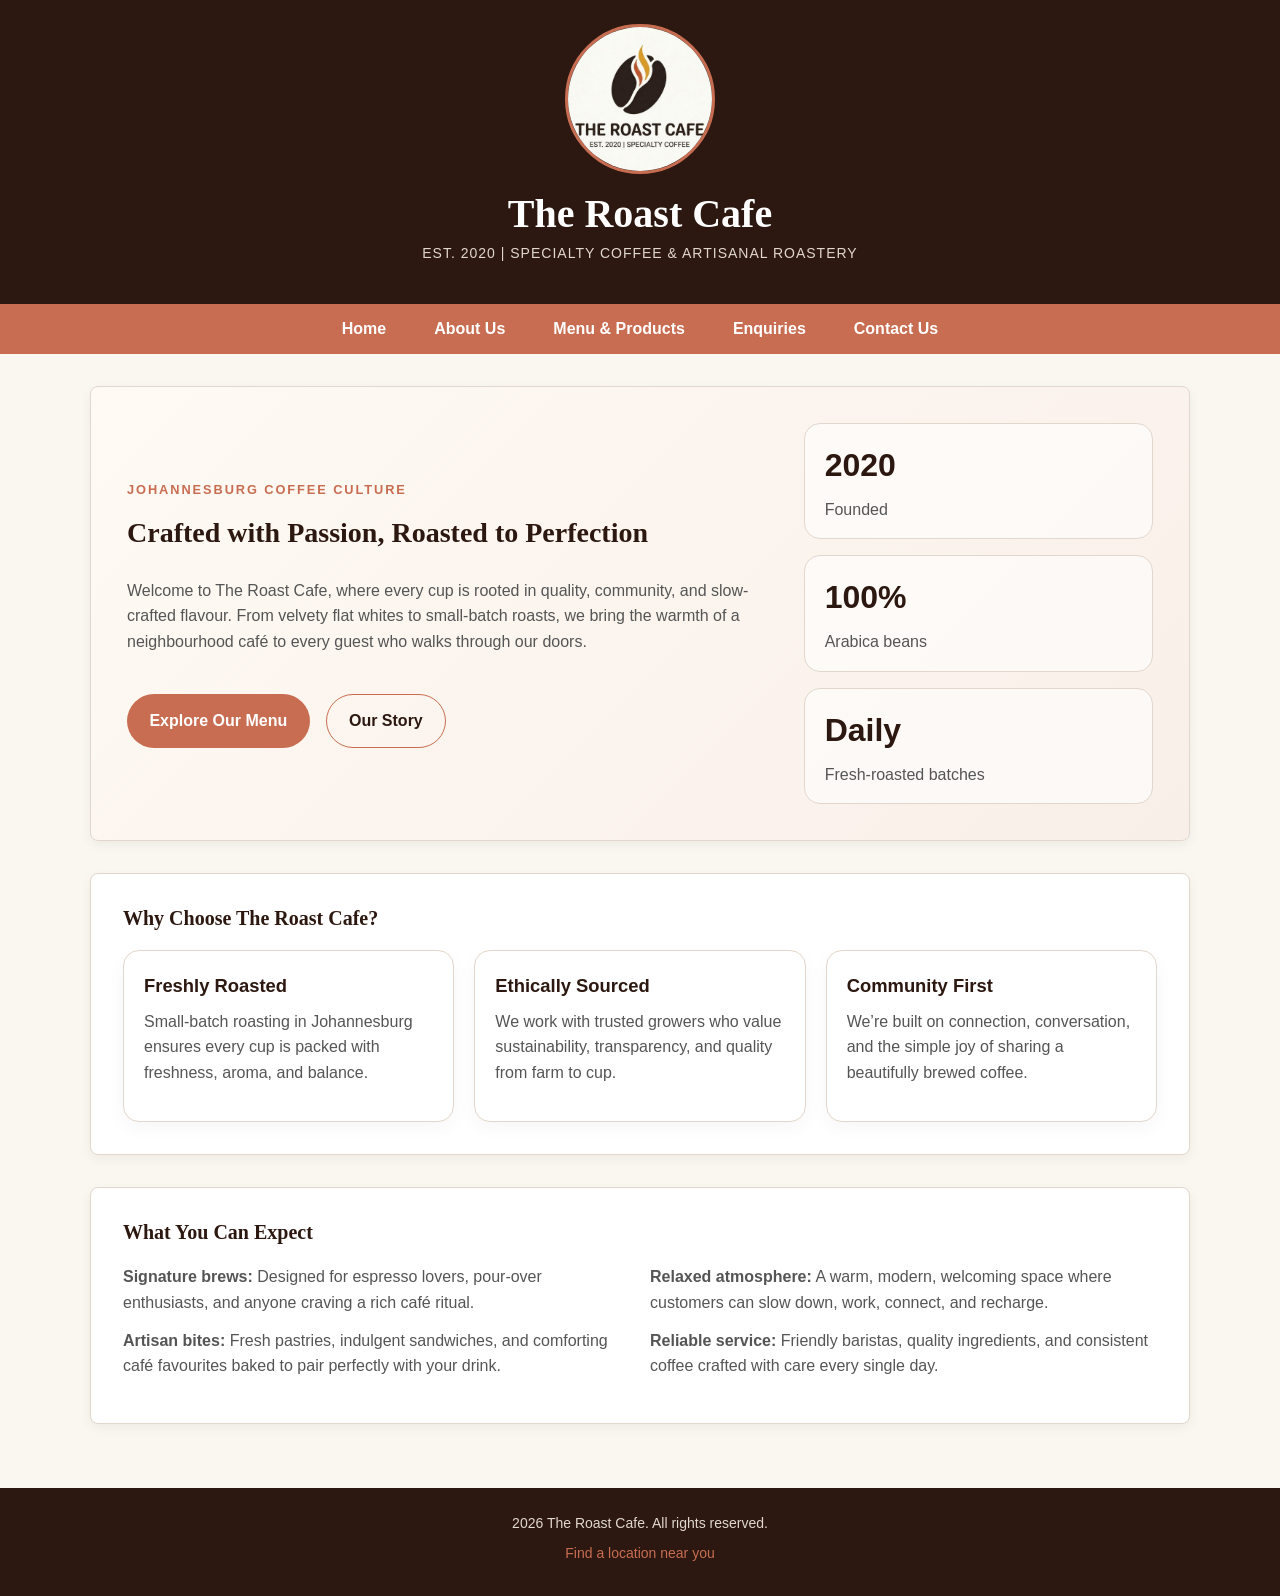
<file: index.html>
<!DOCTYPE html>
<html lang="en">
<head>
    <meta charset="UTF-8">
    <meta name="viewport" content="width=device-width, initial-scale=1.0">
    <title>The Roast Cafe | Specialty Coffee.Since 2020</title>
    <link rel="stylesheet" type="text/css" href="css/styles.css">
    
</head>
<body>

    <!-- this is where my header is going to go -->
    <header>
        <img src="images/logo.png" alt="The Roast Cafe Logo" class="circular-img" width="150">
        <h1>The Roast Cafe</h1>
        <p>Est. 2020 | Specialty Coffee & Artisanal Roastery</p>
    </header>

    <!-- Main menu and navigation section -->
    <nav>
        <ul>
            <li><a href="index.html">Home</a></li>
            <li><a href="about.html">About Us</a></li>
            <li><a href="products.html">Menu & Products</a></li>
            <li><a href="enquiry.html">Enquiries</a></li>
            <li><a href="contact.html">Contact Us</a></li>
        </ul>
    </nav>

    <!-- content section and the brief description of my business-->
    <main>
        <section class="hero-section">
            <div class="hero-copy">
                <p class="eyebrow">Johannesburg coffee culture</p>
                <h2>Crafted with Passion, Roasted to Perfection</h2>
                <p>Welcome to The Roast Cafe, where every cup is rooted in quality, community, and slow-crafted flavour. From velvety flat whites to small-batch roasts, we bring the warmth of a neighbourhood café to every guest who walks through our doors.</p>
                <div class="hero-actions">
                    <a href="products.html" class="btn-primary">Explore Our Menu</a>
                    <a href="about.html" class="btn-secondary">Our Story</a>
                </div>
            </div>
            <div class="hero-panel">
                <div class="stat-card">
                    <strong>2020</strong>
                    <span>Founded</span>
                </div>
                <div class="stat-card">
                    <strong>100%</strong>
                    <span>Arabica beans</span>
                </div>
                <div class="stat-card">
                    <strong>Daily</strong>
                    <span>Fresh-roasted batches</span>
                </div>
            </div>
        </section>

        <section class="features-section">
            <h3>Why Choose The Roast Cafe?</h3>
            <div class="feature-grid">
                <article class="feature-card">
                    <h4>Freshly Roasted</h4>
                    <p>Small-batch roasting in Johannesburg ensures every cup is packed with freshness, aroma, and balance.</p>
                </article>
                <article class="feature-card">
                    <h4>Ethically Sourced</h4>
                    <p>We work with trusted growers who value sustainability, transparency, and quality from farm to cup.</p>
                </article>
                <article class="feature-card">
                    <h4>Community First</h4>
                    <p>We’re built on connection, conversation, and the simple joy of sharing a beautifully brewed coffee.</p>
                </article>
            </div>
        </section>

        <section class="experience-section">
            <h3>What You Can Expect</h3>
            <div class="experience-grid">
                <div>
                    <p><strong>Signature brews:</strong> Designed for espresso lovers, pour-over enthusiasts, and anyone craving a rich café ritual.</p>
                    <p><strong>Artisan bites:</strong> Fresh pastries, indulgent sandwiches, and comforting café favourites baked to pair perfectly with your drink.</p>
                </div>
                <div>
                    <p><strong>Relaxed atmosphere:</strong> A warm, modern, welcoming space where customers can slow down, work, connect, and recharge.</p>
                    <p><strong>Reliable service:</strong> Friendly baristas, quality ingredients, and consistent coffee crafted with care every single day.</p>
                </div>
            </div>
        </section>
    </main>

    <!-- Footer Section -->
    <footer>
        <p> 2026 The Roast Cafe. All rights reserved.</p>
        <p><a href="contact.html">Find a location near you</a></p>
    </footer>

</body>
</html>
</file>
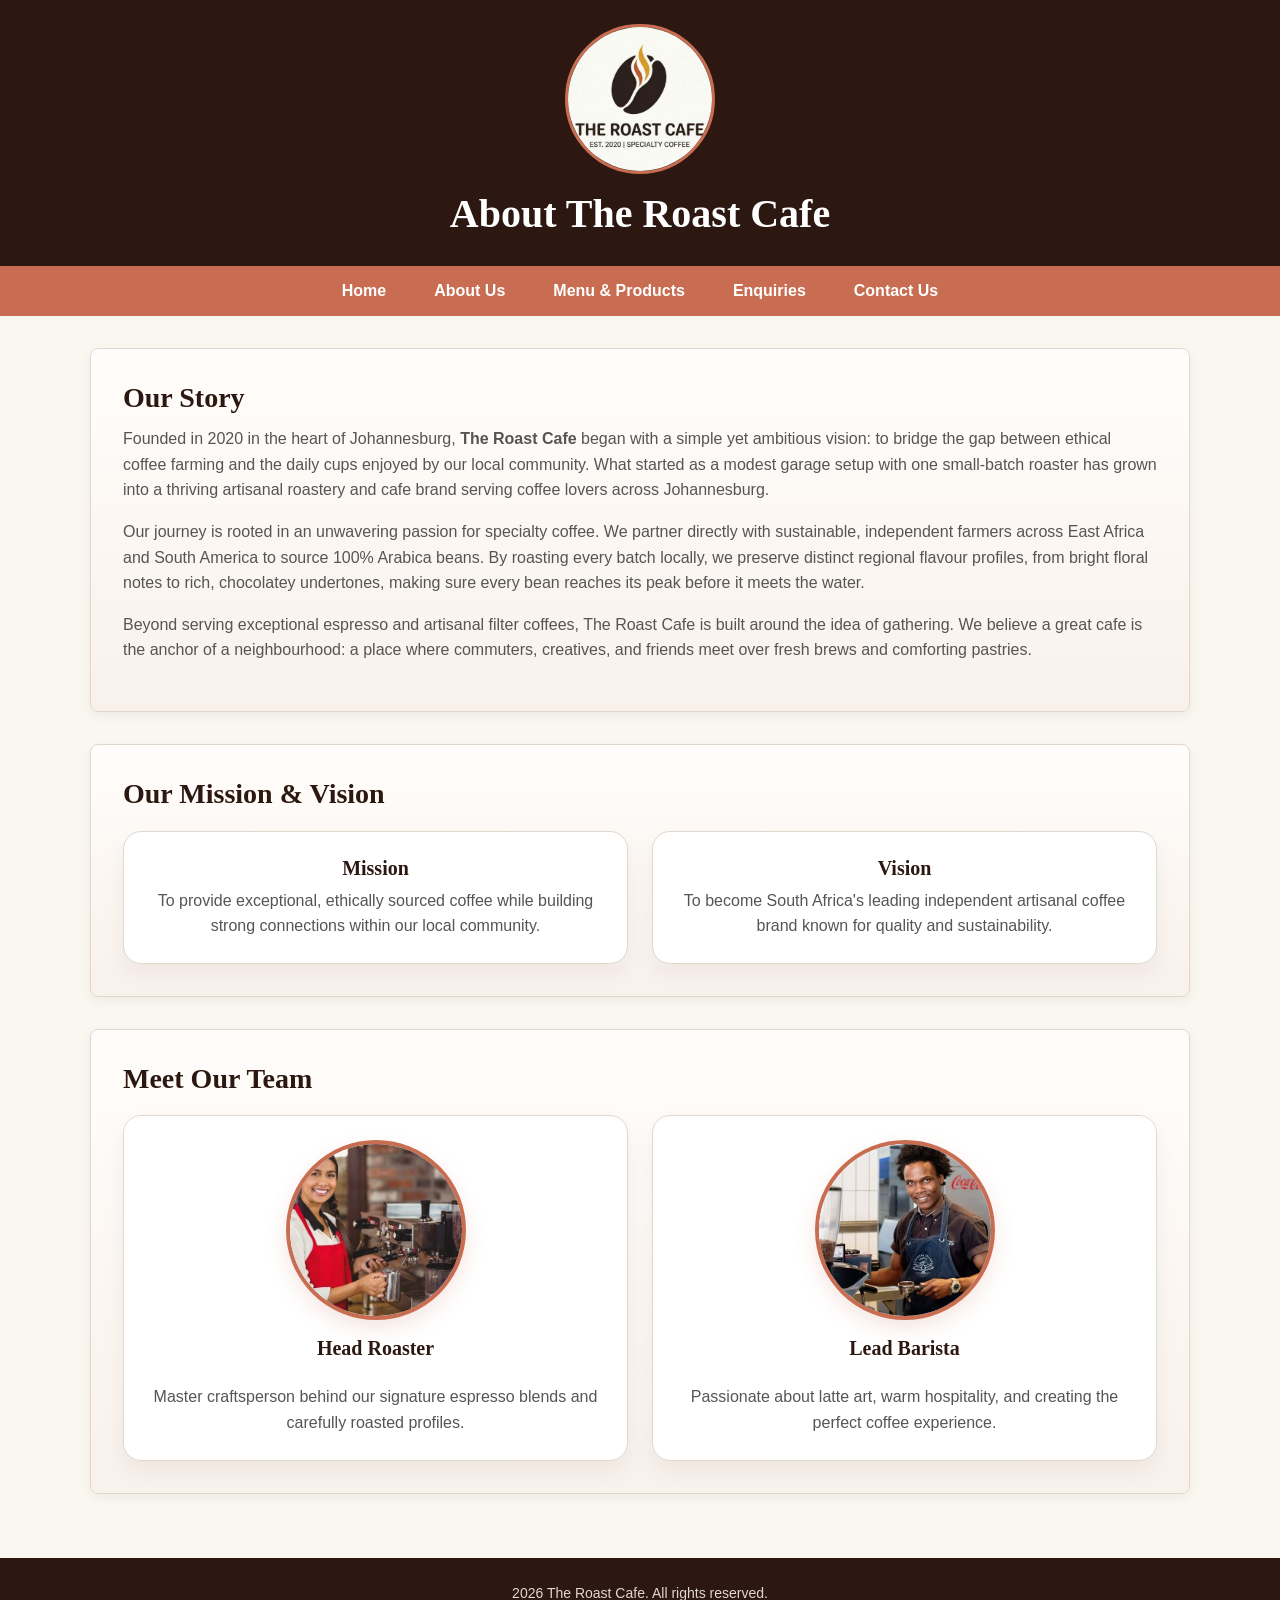
<file: about.html>
<!DOCTYPE html>
<html lang="en">
<head>
    <meta charset="UTF-8">
    <meta name="viewport" content="width=device-width, initial-scale=1.0">
    <title>About Us | The Roast Cafe</title>
    <link rel="stylesheet" type="text/css" href="css/styles.css">
</head>
<body>

    <header>
        <img src="images/logo.png" alt="The Roast Cafe Logo" class="circular-img" width="150">
        <h1>About The Roast Cafe</h1>
    </header>

    <nav>
        <ul>
            <li><a href="index.html">Home</a></li>
            <li><a href="about.html">About Us</a></li>
            <li><a href="products.html">Menu & Products</a></li>
            <li><a href="enquiry.html">Enquiries</a></li>
            <li><a href="contact.html">Contact Us</a></li>
        </ul>
    </nav>

    <main>
        <section class="about-story">
            <h2>Our Story</h2>
            <p>
                Founded in 2020 in the heart of Johannesburg, <strong>The Roast Cafe</strong> began with a simple yet ambitious vision: to bridge the gap between ethical coffee farming and the daily cups enjoyed by our local community. What started as a modest garage setup with one small-batch roaster has grown into a thriving artisanal roastery and cafe brand serving coffee lovers across Johannesburg.
            </p>
            <p>
                Our journey is rooted in an unwavering passion for specialty coffee. We partner directly with sustainable, independent farmers across East Africa and South America to source 100% Arabica beans. By roasting every batch locally, we preserve distinct regional flavour profiles, from bright floral notes to rich, chocolatey undertones, making sure every bean reaches its peak before it meets the water.
            </p>
            <p>
                Beyond serving exceptional espresso and artisanal filter coffees, The Roast Cafe is built around the idea of gathering. We believe a great cafe is the anchor of a neighbourhood: a place where commuters, creatives, and friends meet over fresh brews and comforting pastries.
            </p>
        </section>

        <section class="mission-section">
            <h2>Our Mission & Vision</h2>
            <div class="mission-grid">
                <article class="mission-card">
                    <h3>Mission</h3>
                    <p>To provide exceptional, ethically sourced coffee while building strong connections within our local community.</p>
                </article>
                <article class="mission-card">
                    <h3>Vision</h3>
                    <p>To become South Africa's leading independent artisanal coffee brand known for quality and sustainability.</p>
                </article>
            </div>
        </section>

        <section class="team-section">
            <h2>Meet Our Team</h2>
            <div class="team-grid">
                <article class="team-card">
                    <img src="images/images (1).jpg" alt="Head Roaster" class="member-photo">
                    <h3>Head Roaster</h3>
                    <p>Master craftsperson behind our signature espresso blends and carefully roasted profiles.</p>
                </article>

                <article class="team-card">
                    <img src="images/images.jpg" alt="Lead Barista" class="member-photo">
                    <h3>Lead Barista</h3>
                    <p>Passionate about latte art, warm hospitality, and creating the perfect coffee experience.</p>
                </article>
            </div>
        </section>
    </main>

    <footer>
        <p>2026 The Roast Cafe. All rights reserved.</p>
    </footer>

</body>
</html>
</file>
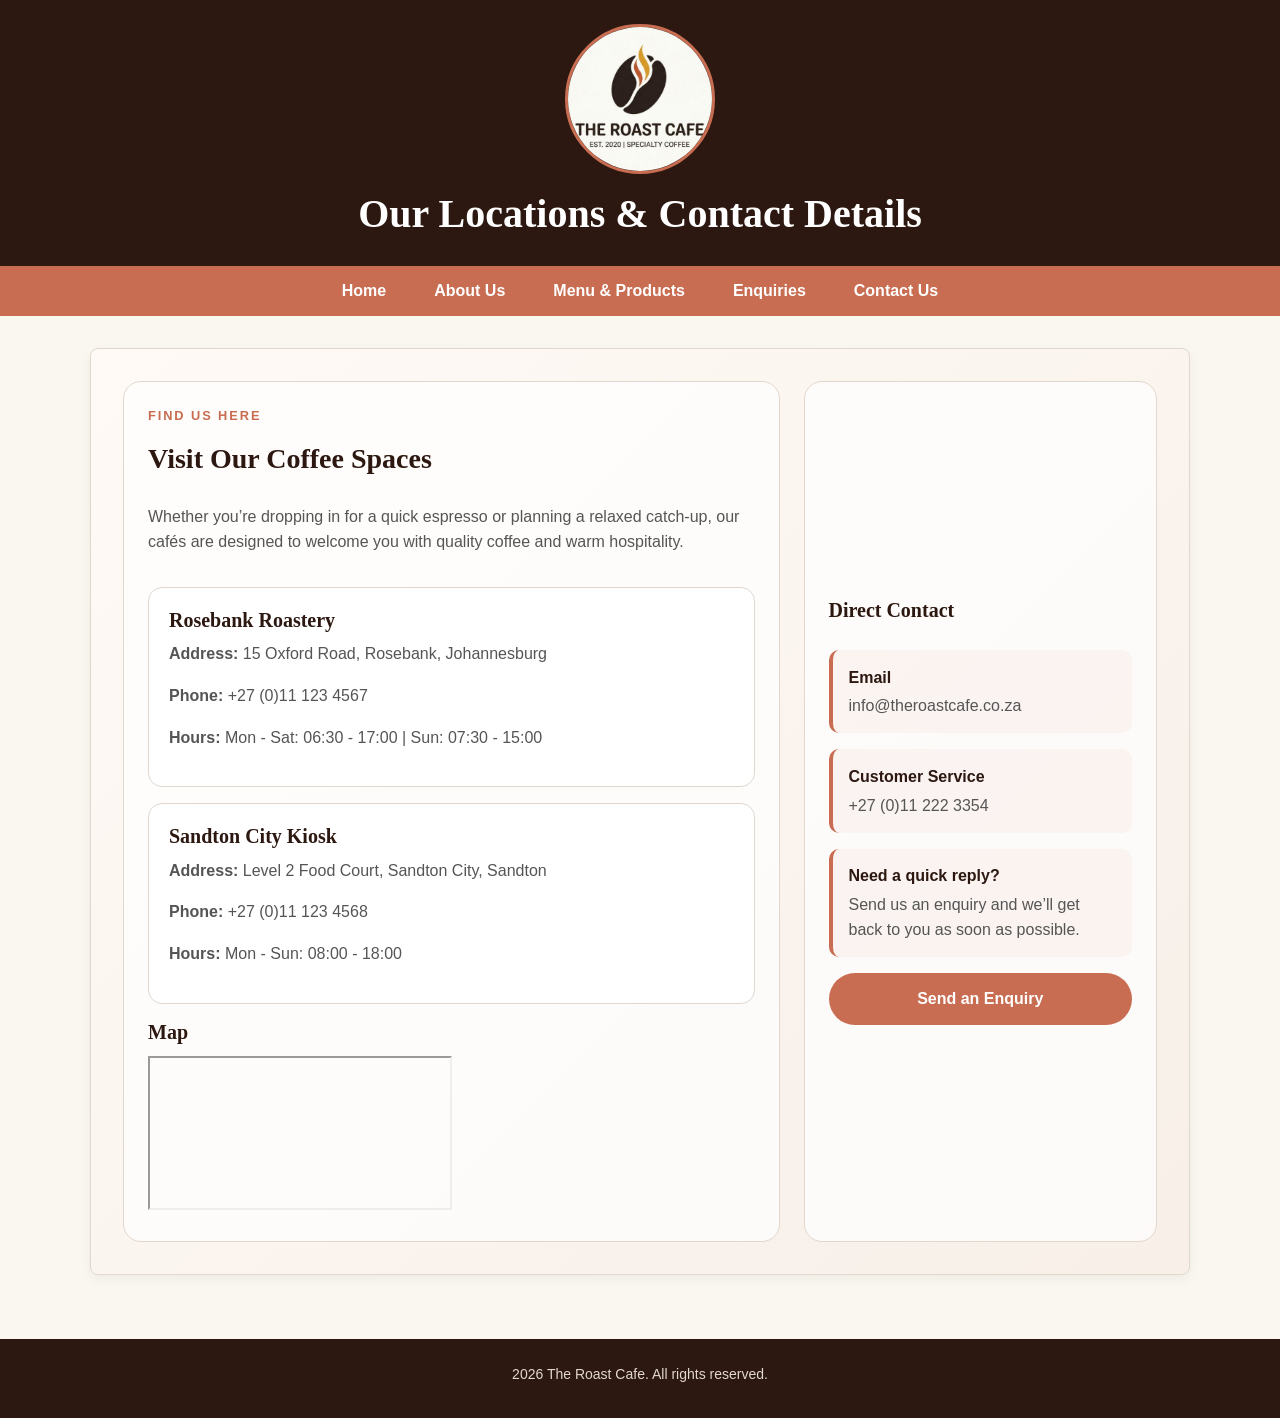
<file: contact.html>
<!DOCTYPE html>
<html lang="en">
<head>
    <meta charset="UTF-8">
    <meta name="viewport" content="width=device-width, initial-scale=1.0">
    <title>Contact Us | The Roast Cafe</title>
     <link rel="stylesheet" type="text/css" href="css/styles.css">
</head>
<body>
<!--Header section with logo and page title-->
    <header>
        <img src="images/logo.png" alt="The Roast Cafe Logo" class="circular-img"width="150">
        <h1>Our Locations & Contact Details</h1>
    </header>
<!-- Navigation menu with links to other pages s-->
    <nav>
        <ul>
            <li><a href="index.html">Home</a></li>
            <li><a href="about.html">About Us</a></li>
            <li><a href="products.html">Menu & Products</a></li>
            <li><a href="enquiry.html">Enquiries</a></li>
            <li><a href="contact.html">Contact Us</a></li>
        </ul>
    </nav>

    <main>
        <section class="contact-layout">
            <div class="contact-copy">
                <p class="eyebrow">Find us here</p>
                <h2>Visit Our Coffee Spaces</h2>
                <p>Whether you’re dropping in for a quick espresso or planning a relaxed catch-up, our cafés are designed to welcome you with quality coffee and warm hospitality.</p>

                <div class="location-card">
                    <h3>Rosebank Roastery</h3>
                    <p><strong>Address:</strong> 15 Oxford Road, Rosebank, Johannesburg</p>
                    <p><strong>Phone:</strong> +27 (0)11 123 4567</p>
                    <p><strong>Hours:</strong> Mon - Sat: 06:30 - 17:00 | Sun: 07:30 - 15:00</p>
                </div>

                <div class="location-card">
                    <h3>Sandton City Kiosk</h3>
                    <p><strong>Address:</strong> Level 2 Food Court, Sandton City, Sandton</p>
                    <p><strong>Phone:</strong> +27 (0)11 123 4568</p>
                    <p><strong>Hours:</strong> Mon - Sun: 08:00 - 18:00</p>
                </div>

                <div class="map-card">
                    <h3>Map</h3>
                    <iframe
                        src="https://www.google.com/maps?q=Rosebank%20Johannesburg&z=13&output=embed"
                        loading="lazy"
                        referrerpolicy="no-referrer-when-downgrade"
                        title="The Roast Cafe Rosebank Map">
                    </iframe>
                </div>
            </div>

            <aside class="contact-info-panel">
                <h3>Direct Contact</h3>
                <div class="contact-item">
                    <strong>Email</strong>
                    <p>info@theroastcafe.co.za</p>
                </div>
                <div class="contact-item">
                    <strong>Customer Service</strong>
                    <p>+27 (0)11 222 3354</p>
                </div>
                <div class="contact-item">
                    <strong>Need a quick reply?</strong>
                    <p>Send us an enquiry and we’ll get back to you as soon as possible.</p>
                </div>
                <a href="enquiry.html" class="btn-primary">Send an Enquiry</a>
            </aside>
        </section>
    </main>
<!--Footer section with copyright information-->
    <footer>
        <p>2026 The Roast Cafe. All rights reserved.</p>
    </footer>

</body>
</html>
</file>
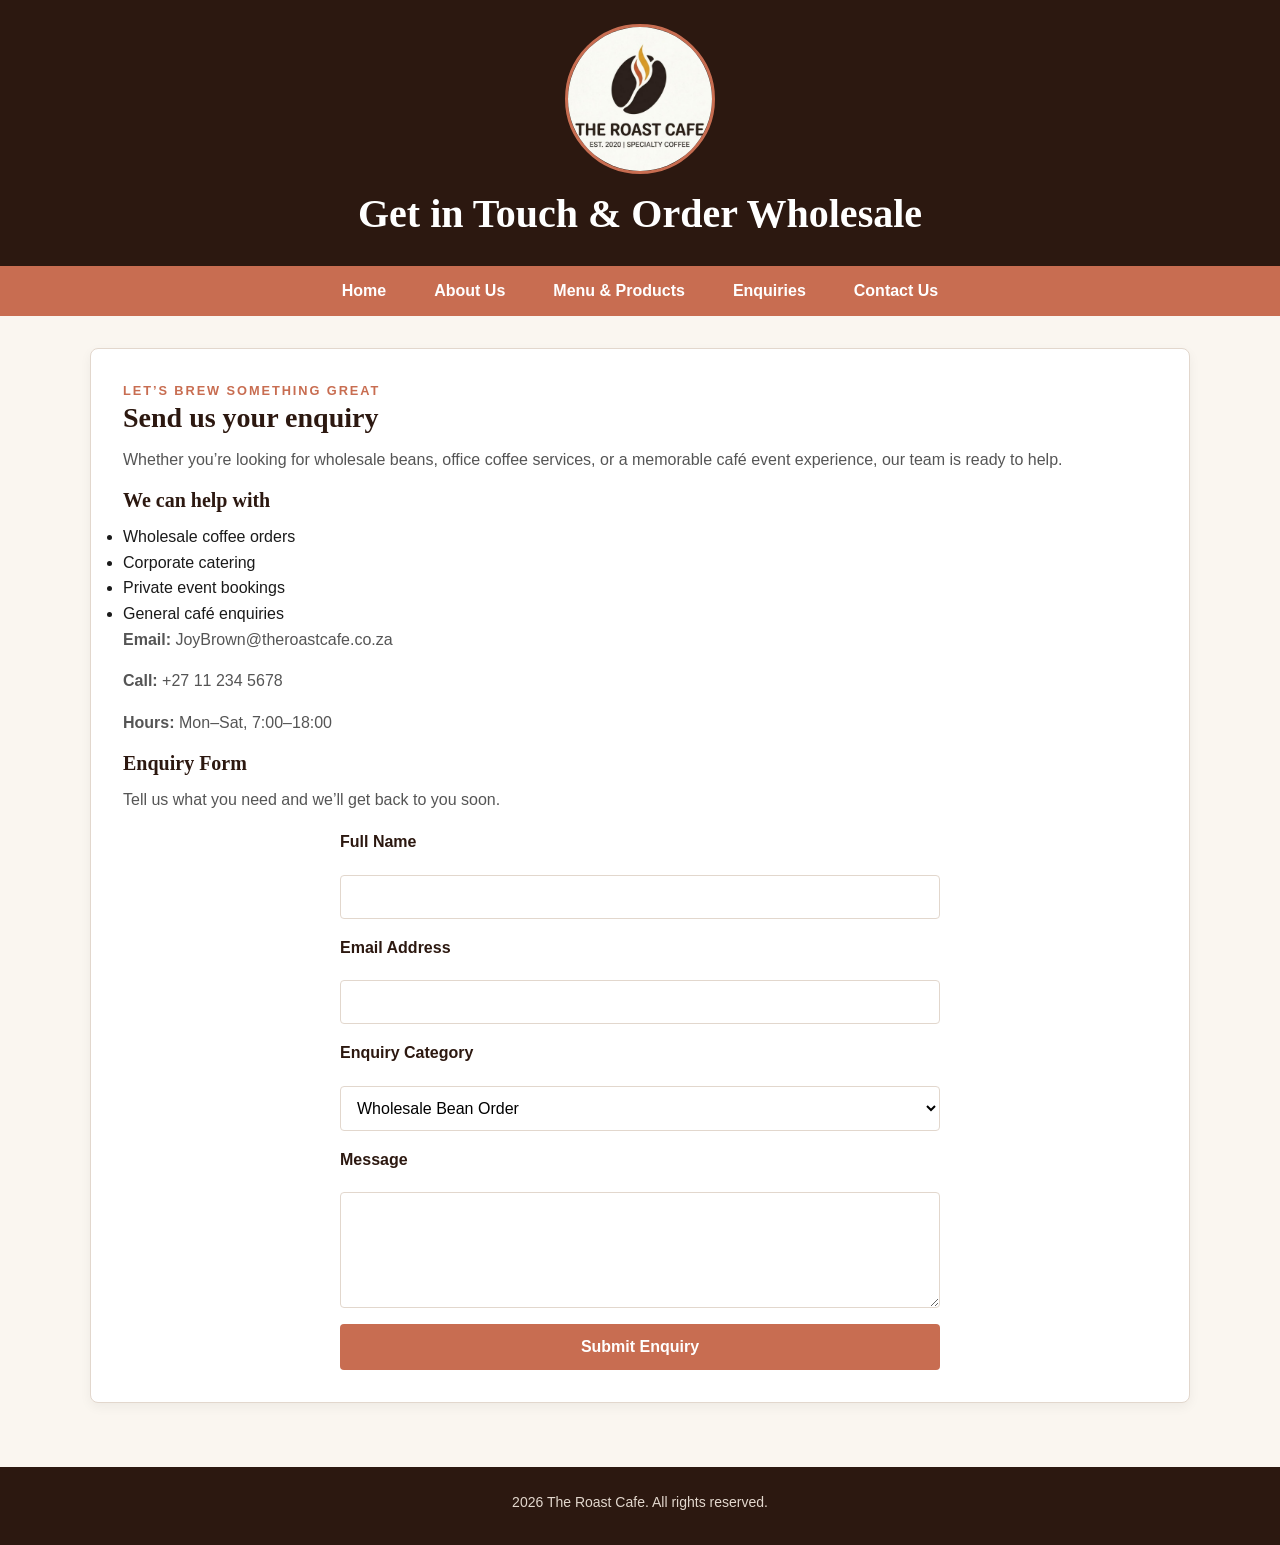
<file: enquiry.html>
<!DOCTYPE html>
<html lang="en">
<head>
    <meta charset="UTF-8">
    <meta name="viewport" content="width=device-width, initial-scale=1.0">
    <title>Enquiries | The Roast Cafe</title>
    <link rel="stylesheet" type="text/css" href="css/styles.css">
</head>
<body>

    <header>
        <img src="images/logo.png" alt="The Roast Cafe Logo" class="circular-img" width="150">
        <h1>Get in Touch & Order Wholesale</h1>
    </header>

    <nav>
        <ul>
            <li><a href="index.html">Home</a></li>
            <li><a href="about.html">About Us</a></li>
            <li><a href="products.html">Menu & Products</a></li>
            <li><a href="enquiry.html">Enquiries</a></li>
            <li><a href="contact.html">Contact Us</a></li>
        </ul>
    </nav>

    <main>
        <section class="enquiry-layout">
            <div class="enquiry-copy">
                <p class="eyebrow">Let’s brew something great</p>
                <h2>Send us your enquiry</h2>
                <p>Whether you’re looking for wholesale beans, office coffee services, or a memorable café event experience, our team is ready to help.</p>

                <div class="info-panel">
                    <h3>We can help with</h3>
                    <ul>
                        <li>Wholesale coffee orders</li>
                        <li>Corporate catering</li>
                        <li>Private event bookings</li>
                        <li>General café enquiries</li>
                    </ul>
                </div>

                <div class="contact-mini">
                    <p><strong>Email:</strong> JoyBrown@theroastcafe.co.za</p>
                    <p><strong>Call:</strong> +27 11 234 5678</p>
                    <p><strong>Hours:</strong> Mon–Sat, 7:00–18:00</p>
                </div>
            </div>

            <div class="form-panel">
                <h3>Enquiry Form</h3>
                <p>Tell us what you need and we’ll get back to you soon.</p>
                <form action="#" method="post">
                    <label for="fullname">Full Name</label>
                    <input type="text" id="fullname" name="fullname" required>

                    <label for="email">Email Address</label>
                    <input type="email" id="email" name="email" required>

                    <label for="enquiry-type">Enquiry Category</label>
                    <select id="enquiry-type" name="enquiry-type">
                        <option value="wholesale">Wholesale Bean Order</option>
                        <option value="catering">Event & Office Catering</option>
                        <option value="general">General Questions</option>
                    </select>

                    <label for="message">Message</label>
                    <textarea id="message" name="message" rows="5" required></textarea>

                    <button type="submit">Submit Enquiry</button>
                </form>
            </div>
        </section>
    </main>

    <footer>
        <p>2026 The Roast Cafe. All rights reserved.</p>
    </footer>

    <script src="js/main.js"></script>
</body>
</html>
</file>
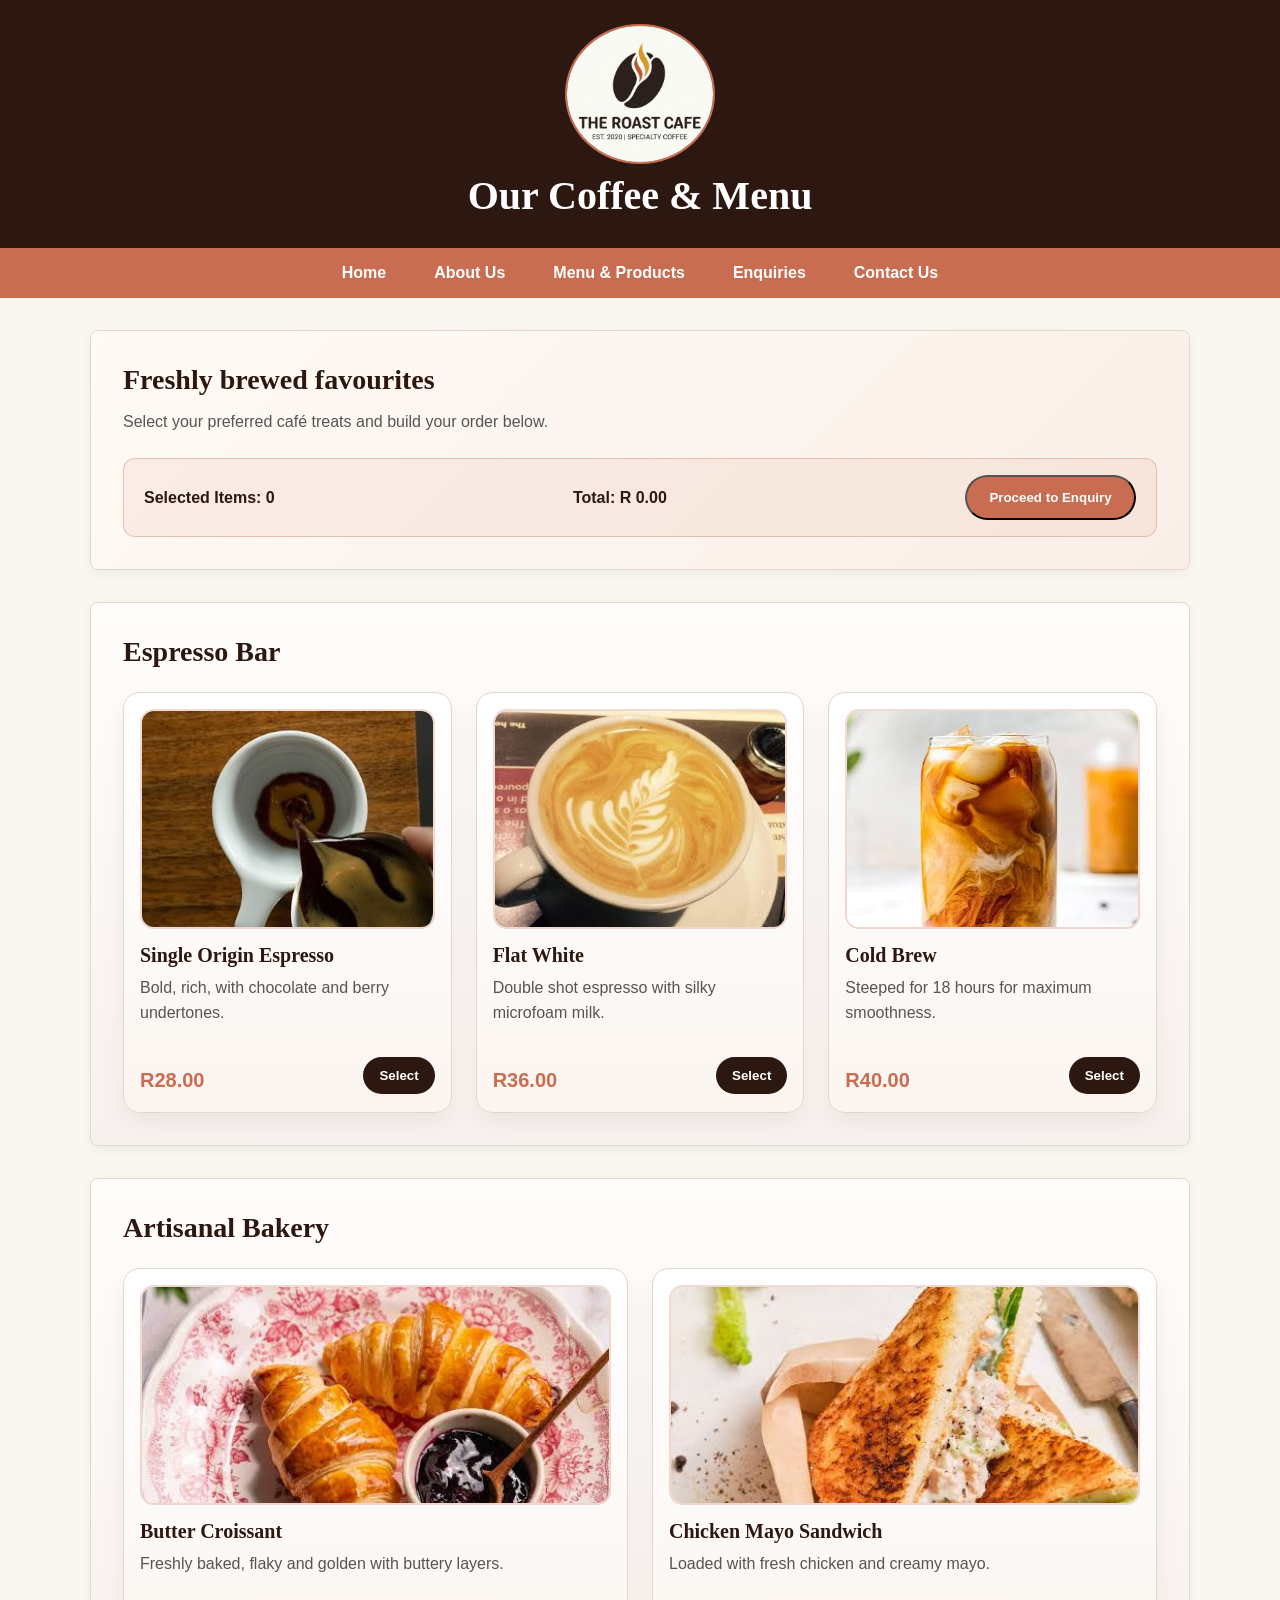
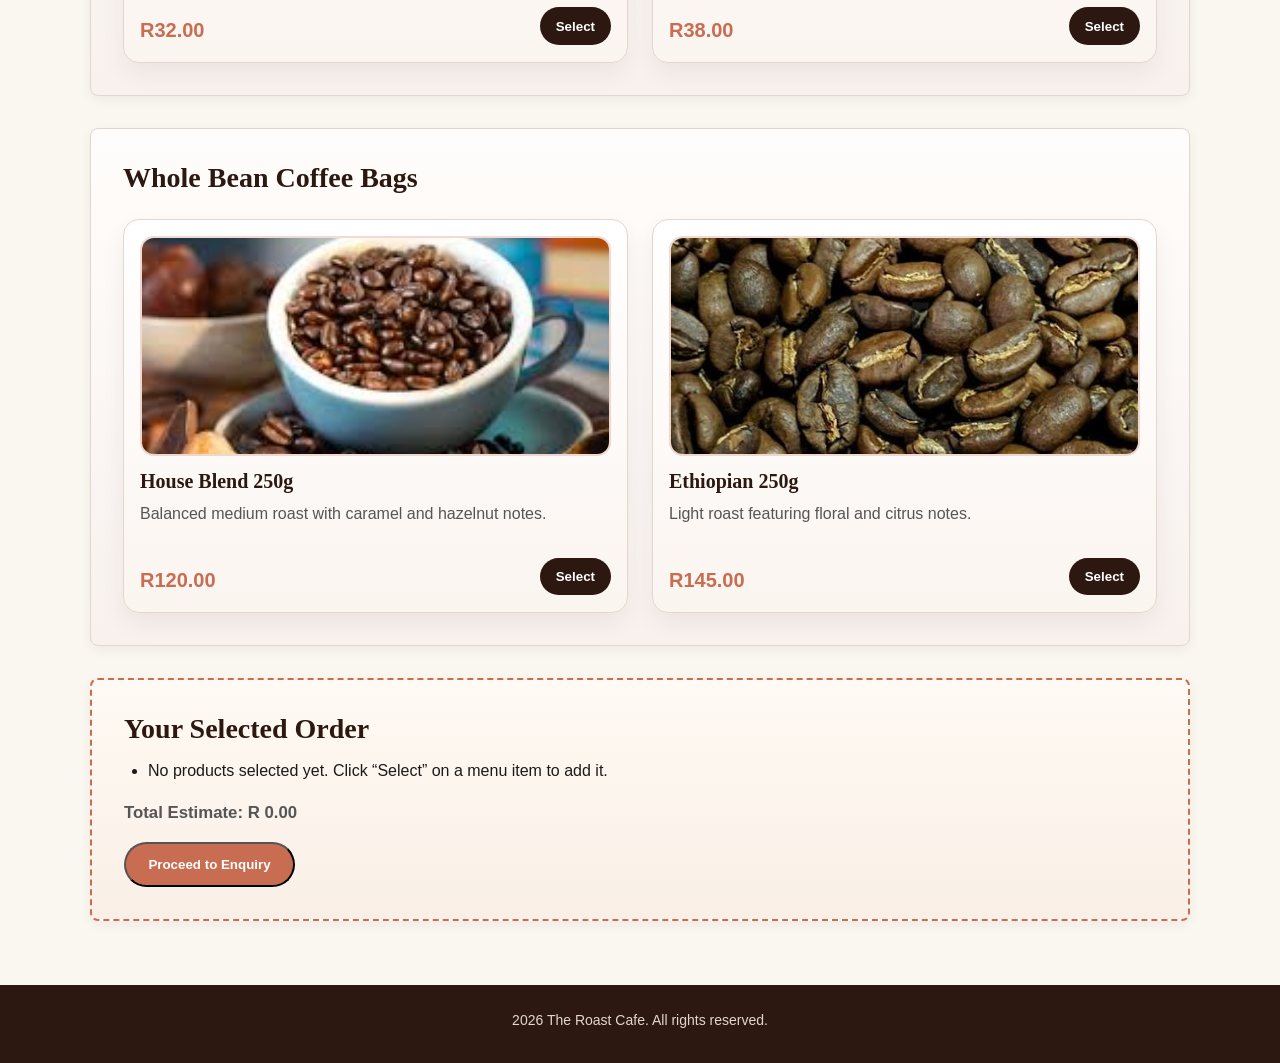
<file: products.html>
<!DOCTYPE html>
<html lang="en">
<head>
    <meta charset="UTF-8">
    <meta name="viewport" content="width=device-width, initial-scale=1.0">
    <title>Menu & Products | The Roast Cafe</title>
    <link rel="stylesheet" type="text/css" href="css/styles.css">
</head>
<body>

    <header>
        <img src="images/logo.png" alt="The Roast Cafe Logo" width="150">
        <h1>Our Coffee & Menu</h1>
    </header>

    <nav>
        <ul>
            <li><a href="index.html">Home</a></li>
            <li><a href="about.html">About Us</a></li>
            <li><a href="products.html">Menu & Products</a></li>
            <li><a href="enquiry.html">Enquiries</a></li>
            <li><a href="contact.html">Contact Us</a></li>
        </ul>
    </nav>

    <main>
        <section class="menu-intro">
            <h2>Freshly brewed favourites</h2>
            <p>Select your preferred café treats and build your order below.</p>

            <div class="cart-bar">
                <span>Selected Items: <strong id="cart-count">0</strong></span>
                <span>Total: <strong id="order-total">R0.00</strong></span>
                <button type="button" id="proceed-btn" class="btn-primary">Proceed to Enquiry</button>
            </div>
        </section>

        <section class="product-category">
            <h2>Espresso Bar</h2>
            <div class="product-grid">
                <article class="card product-card" data-name="Single Origin Espresso" data-price="28">
                    <img src="images/images (2).jpg" alt="Single Origin Espresso" class="product-image">
                    <div class="product-details">
                        <h3>Single Origin Espresso</h3>
                        <p>Bold, rich, with chocolate and berry undertones.</p>
                    </div>
                    <div class="card-footer">
                        <span class="price">R28.00</span>
                        <button type="button" class="select-btn">Select</button>
                    </div>
                </article>

                <article class="card product-card" data-name="Flat White" data-price="36">
                    <img src="images/images (3).jpg" alt="Flat White" class="product-image">
                    <div class="product-details">
                        <h3>Flat White</h3>
                        <p>Double shot espresso with silky microfoam milk.</p>
                    </div>
                    <div class="card-footer">
                        <span class="price">R36.00</span>
                        <button type="button" class="select-btn">Select</button>
                    </div>
                </article>

                <article class="card product-card" data-name="Cold Brew" data-price="40">
                    <img src="images/images (4).jpg" alt="Cold Brew" class="product-image">
                    <div class="product-details">
                        <h3>Cold Brew</h3>
                        <p>Steeped for 18 hours for maximum smoothness.</p>
                    </div>
                    <div class="card-footer">
                        <span class="price">R40.00</span>
                        <button type="button" class="select-btn">Select</button>
                    </div>
                </article>
            </div>
        </section>

        <section class="product-category">
            <h2>Artisanal Bakery</h2>
            <div class="product-grid">
                <article class="card product-card" data-name="Butter Croissant" data-price="32">
                    <img src="images/images (5).jpg" alt="Butter Croissant" class="product-image">
                    <div class="product-details">
                        <h3>Butter Croissant</h3>
                        <p>Freshly baked, flaky and golden with buttery layers.</p>
                    </div>
                    <div class="card-footer">
                        <span class="price">R32.00</span>
                        <button type="button" class="select-btn">Select</button>
                    </div>
                </article>

                <article class="card product-card" data-name="Chicken Mayo Sandwich" data-price="38">
                    <img src="images/images (6).jpg" alt="Chicken Mayo Sandwich" class="product-image">
                    <div class="product-details">
                        <h3>Chicken Mayo Sandwich</h3>
                        <p>Loaded with fresh chicken and creamy mayo.</p>
                    </div>
                    <div class="card-footer">
                        <span class="price">R38.00</span>
                        <button type="button" class="select-btn">Select</button>
                    </div>
                </article>
            </div>
        </section>

        <section class="product-category">
            <h2>Whole Bean Coffee Bags</h2>
            <div class="product-grid">
                <article class="card product-card" data-name="House Blend 250g" data-price="120">
                    <img src="images/images (7).jpg" alt="House Blend 250g" class="product-image">
                    <div class="product-details">
                        <h3>House Blend 250g</h3>
                        <p>Balanced medium roast with caramel and hazelnut notes.</p>
                    </div>
                    <div class="card-footer">
                        <span class="price">R120.00</span>
                        <button type="button" class="select-btn">Select</button>
                    </div>
                </article>

                <article class="card product-card" data-name="Ethiopian 250g" data-price="145">
                    <img src="images/images (8).jpg" alt="Ethiopian 250g" class="product-image">
                    <div class="product-details">
                        <h3>Ethiopian 250g</h3>
                        <p>Light roast featuring floral and citrus notes.</p>
                    </div>
                    <div class="card-footer">
                        <span class="price">R145.00</span>
                        <button type="button" class="select-btn">Select</button>
                    </div>
                </article>
            </div>
        </section>

        <section id="order-summary-section" class="order-summary">
            <h2>Your Selected Order</h2>
            <ul id="selected-items-list">
                <li>No products selected yet. Click “Select” on a menu item to add it.</li>
            </ul>
            <p class="summary-total"><strong>Total Estimate: <span id="summary-total">R0.00</span></strong></p>
            <button type="button" id="proceed-enquiry-btn" class="btn-primary">Proceed to Enquiry</button>
        </section>
    </main>

    <footer>
        <p>2026 The Roast Cafe. All rights reserved.</p>
    </footer>

    <script src="js/main.js"></script>
</body>
</html>
</file>
<file: css/styles.css>
/*  css reset and varibles */
*, *::before, *::after {
    box-sizing: border-box;
    margin: 0;
    padding: 0;
}

:root {
    --primary-dark: #2C1810;
    --primary-accent: #C86D51;
    --bg-warm: #FAF6F0;
    --card-bg: #FFFFFF;
    --text-dark: #1A1A1A;
    --text-muted: #555555;
    --border-light: #E2D7CD;

    --font-heading: 'Georgia', serif;
    --font-body: 'Segoe UI', Tahoma, Geneva, Verdana, sans-serif;

    --font-xs: 0.875rem;
    --font-base: 1rem;
    --font-lg: 1.25rem;
    --font-xl: 1.75rem;
    --font-2xl: 2.5rem;
}

html {
    font-size: 100%;
    scroll-behavior: smooth;
}

body {
    font-family: var(--font-body);
    font-size: var(--font-base);
    line-height: 1.6;
    color: var(--text-dark);
    background-color: var(--bg-warm);
    display: flex;
    flex-direction: column;
    min-height: 100vh;
}

h1, h2, h3 {
    font-family: var(--font-heading);
    color: var(--primary-dark);
    line-height: 1.2;
    margin-bottom: 0.75rem;
}

h1 { font-size: var(--font-2xl); }
h2 { font-size: var(--font-xl); }
h3 { font-size: var(--font-lg); }

p {
    margin-bottom: 1rem;
    color: var(--text-muted);
}

a {
    color: var(--primary-accent);
    text-decoration: none;
    transition: color 0.3s ease;
}

a:hover, a:focus {
    color: var(--primary-dark);
    text-decoration: underline;
}

img {
    max-width: 100%;
    height: auto;
    display: block;
}

header {
    background-color: var(--primary-dark);
    color: #FFFFFF;
    padding: 1.5rem 1rem;
    text-align: center;
}

header img {
    margin: 0 auto 0.5rem auto;
    border-radius: 50%;
    border: 2px solid var(--primary-accent);
}

header h1 {
    color: #FFFFFF;
    margin-bottom: 0.25rem;
}

header p {
    color: var(--border-light);
    font-size: var(--font-xs);
    letter-spacing: 1px;
    text-transform: uppercase;
}

nav {
    background-color: var(--primary-accent);
    padding: 0.75rem 1rem;
    position: sticky;
    top: 0;
    z-index: 100;
}

nav ul {
    list-style: none;
    display: flex;
    justify-content: center;
    flex-wrap: wrap;
    gap: 1.5rem;
}

nav a {
    color: #FFFFFF;
    font-weight: 600;
    padding: 0.5rem 0.75rem;
    border-radius: 4px;
    transition: background-color 0.3s ease;
}

nav a:hover, nav a:focus {
    background-color: var(--primary-dark);
    color: #FFFFFF;
    text-decoration: none;
}

main {
    flex: 1;
    max-width: 1100px;
    width: 90%;
    margin: 2rem auto;
}

section {
    background-color: var(--card-bg);
    padding: 2rem;
    border-radius: 8px;
    box-shadow: 0 4px 12px rgba(0, 0, 0, 0.05);
    margin-bottom: 2rem;
    border: 1px solid var(--border-light);
}

.hero-section {
    display: grid;
    grid-template-columns: 1.5fr 0.8fr;
    gap: 1.5rem;
    align-items: center;
    background: linear-gradient(135deg, #fffaf4, #f8efe8);
    padding: 2.25rem;
}

.hero-copy {
    display: flex;
    flex-direction: column;
    gap: 1rem;
}

.eyebrow {
    font-size: 0.8rem;
    letter-spacing: 0.12rem;
    text-transform: uppercase;
    font-weight: 700;
    color: var(--primary-accent);
    margin-bottom: 0;
}

.hero-actions {
    display: flex;
    flex-wrap: wrap;
    gap: 1rem;
    margin-top: 0.5rem;
}

.btn-primary,
.btn-secondary {
    display: inline-flex;
    align-items: center;
    justify-content: center;
    padding: 0.8rem 1.4rem;
    border-radius: 999px;
    font-weight: 700;
    transition: background-color 0.25s ease, transform 0.2s ease;
}

.btn-primary {
    background-color: var(--primary-accent);
    color: #FFFFFF;
}

.btn-primary:hover,
.btn-primary:focus,
.btn-secondary:hover,
.btn-secondary:focus {
    transform: translateY(-1px);
}

.btn-secondary {
    background-color: transparent;
    color: var(--primary-dark);
    border: 1px solid var(--primary-accent);
}

.hero-panel {
    display: grid;
    gap: 1rem;
}

.stat-card {
    background: rgba(255,255,255,0.6);
    border: 1px solid var(--border-light);
    border-radius: 16px;
    padding: 1rem 1.2rem;
    display: flex;
    flex-direction: column;
    gap: 0.35rem;
}

.stat-card strong {
    font-size: clamp(1.4rem, 3vw, 2rem);
    color: var(--primary-dark);
}

.stat-card span {
    color: var(--text-muted);
}

.features-section h3,
.experience-section h3 {
    margin-bottom: 1.25rem;
}

.feature-grid,
.experience-grid {
    display: grid;
    grid-template-columns: repeat(auto-fit, minmax(220px, 1fr));
    gap: 1.25rem;
}

.feature-card {
    background-color: #fff;
    border: 1px solid var(--border-light);
    border-radius: 16px;
    padding: 1.25rem;
    box-shadow: 0 6px 18px rgba(44, 24, 16, 0.04);
}

.feature-card h4 {
    color: var(--primary-dark);
    margin-bottom: 0.5rem;
    font-size: 1.15rem;
}

.experience-grid {
    grid-template-columns: repeat(auto-fit, minmax(280px, 1fr));
}

.experience-grid p {
    margin-bottom: 0.75rem;
}

.product-grid, .location-grid {
    display: grid;
    grid-template-columns: repeat(auto-fit, minmax(280px, 1fr));
    gap: 1.5rem;
    margin-top: 1.5rem;
}

.card {
    background-color: var(--bg-warm);
    border: 1px solid var(--border-light);
    padding: 1.25rem;
    border-radius: 6px;
    display: flex;
    flex-direction: column;
    justify-content: space-between;
}

.card h3 {
    margin-bottom: 0.5rem;
}

.card .price {
    font-weight: bold;
    color: var(--primary-accent);
    font-size: var(--font-lg);
    margin-top: 0.5rem;
}

.about-story,
.mission-section,
.team-section {
    background: linear-gradient(180deg, #fffdfb, #f9f1eb);
}

.mission-grid,
.team-grid {
    display: grid;
    grid-template-columns: repeat(auto-fit, minmax(260px, 1fr));
    gap: 1.5rem;
    margin-top: 1.25rem;
}

.mission-card,
.team-card {
    background-color: #fff;
    border: 1px solid var(--border-light);
    border-radius: 18px;
    padding: 1.5rem;
    box-shadow: 0 10px 22px rgba(44, 24, 16, 0.05);
    text-align: center;
}

.team-card {
    display: flex;
    flex-direction: column;
    align-items: center;
    gap: 1rem;
}

.member-photo {
    width: 180px;
    height: 180px;
    object-fit: cover;
    border-radius: 50%;
    border: 4px solid var(--primary-accent);
    box-shadow: 0 8px 20px rgba(200, 109, 81, 0.18);
}

.mission-card h3,
.team-card h3 {
    margin-bottom: 0.5rem;
}

.mission-card p,
.team-card p {
    margin-bottom: 0;
}

.menu-intro {
    background: linear-gradient(135deg, #fffaf5, #f9efe7);
}

.cart-bar {
    display: flex;
    flex-wrap: wrap;
    align-items: center;
    justify-content: space-between;
    gap: 1rem;
    margin-top: 1.5rem;
    padding: 1rem 1.25rem;
    border-radius: 12px;
    background: rgba(200, 109, 81, 0.08);
    border: 1px solid rgba(200, 109, 81, 0.35);
    font-weight: 600;
    color: var(--primary-dark);
}

.btn-primary,
.btn-secondary {
    display: inline-flex;
    align-items: center;
    justify-content: center;
    padding: 0.8rem 1.4rem;
    border-radius: 999px;
    font-weight: 700;
    transition: background-color 0.25s ease, transform 0.2s ease;
}

.btn-primary {
    background-color: var(--primary-accent);
    color: #FFFFFF;
}

.btn-primary:hover,
.btn-primary:focus,
.btn-secondary:hover,
.btn-secondary:focus {
    transform: translateY(-1px);
}

.btn-secondary {
    background-color: transparent;
    color: var(--primary-dark);
    border: 1px solid var(--primary-accent);
}

.product-category {
    background: linear-gradient(180deg, #fffdfb, #f8f1ee);
}

.product-card {
    background: linear-gradient(180deg, #fff, #fbf5f0);
    border: 1px solid var(--border-light);
    border-radius: 16px;
    padding: 1rem;
    box-shadow: 0 10px 24px rgba(44, 24, 16, 0.06);
    transition: transform 0.25s ease, box-shadow 0.25s ease, border-color 0.25s ease;
    display: flex;
    flex-direction: column;
    gap: 0.85rem;
    cursor: pointer;
}

.product-card:hover {
    transform: translateY(-4px);
    box-shadow: 0 12px 28px rgba(44, 24, 16, 0.12);
}

.product-card.is-selected {
    border-color: var(--primary-accent);
    background: linear-gradient(180deg, #fff5f0, #fbeae0);
    box-shadow: 0 12px 28px rgba(200, 109, 81, 0.18);
}

.product-image {
    width: 100%;
    height: 220px;
    object-fit: cover;
    border-radius: 14px;
    border: 2px solid rgba(200, 109, 81, 0.25);
}

.product-details {
    flex: 1;
}

.card-footer {
    display: flex;
    align-items: center;
    justify-content: space-between;
    gap: 0.75rem;
    margin-top: auto;
}

.select-btn {
    padding: 0.7rem 1rem;
    border: none;
    border-radius: 999px;
    background-color: var(--primary-dark);
    color: #FFFFFF;
    font-weight: 700;
    cursor: pointer;
    transition: background-color 0.25s ease;
}

.product-card.is-selected .select-btn {
    background-color: var(--primary-accent);
}

.order-summary {
    background: linear-gradient(180deg, #fffaf4, #f9efe6);
    border: 2px dashed var(--primary-accent);
}

#selected-items-list {
    list-style: disc;
    margin-left: 1.5rem;
    margin-bottom: 1rem;
    color: var(--text-dark);
}

.summary-total {
    margin-bottom: 1rem;
    font-size: 1.05rem;
}

.contact-layout {
    display: grid;
    grid-template-columns: 1.3fr 0.7fr;
    gap: 1.5rem;
    background: linear-gradient(135deg, #fffaf6, #f7efe8);
}

.contact-copy,
.contact-info-panel {
    background: rgba(255,255,255,0.72);
    border: 1px solid var(--border-light);
    border-radius: 18px;
    padding: 1.5rem;
}

.contact-copy {
    display: flex;
    flex-direction: column;
    gap: 1rem;
}

.location-card {
    background: #fff;
    border: 1px solid var(--border-light);
    border-radius: 14px;
    padding: 1.25rem;
}

.location-card h3 {
    margin-bottom: 0.6rem;
}

.contact-info-panel {
    display: flex;
    flex-direction: column;
    gap: 1rem;
    justify-content: center;
}

.contact-item {
    background: rgba(200,109,81,0.05);
    border-left: 4px solid var(--primary-accent);
    border-radius: 10px;
    padding: 0.9rem 1rem;
}

.contact-item strong {
    display: block;
    color: var(--primary-dark);
    margin-bottom: 0.2rem;
}

.contact-item p {
    margin-bottom: 0;
}

form {
    display: flex;
    flex-direction: column;
    gap: 1rem;
    max-width: 600px;
    margin: 0 auto;
}

label {
    font-weight: 600;
    color: var(--primary-dark);
    margin-bottom: 0.25rem;
}

input[type="text"],
input[type="email"],
select,
textarea {
    width: 100%;
    padding: 0.75rem;
    border: 1px solid var(--border-light);
    border-radius: 4px;
    font-family: inherit;
    font-size: var(--font-base);
    background-color: #FFFFFF;
}

input:focus, select:focus, textarea:focus {
    outline: 2px solid var(--primary-accent);
    border-color: transparent;
}

button[type="submit"] {
    background-color: var(--primary-accent);
    color: #FFFFFF;
    font-size: var(--font-base);
    font-weight: bold;
    padding: 0.85rem 1.5rem;
    border: none;
    border-radius: 4px;
    cursor: pointer;
    transition: background-color 0.3s ease;
}

button[type="submit"]:hover {
    background-color: var(--primary-dark);
}

footer {
    background-color: var(--primary-dark);
    color: var(--border-light);
    text-align: center;
    padding: 1.5rem 1rem;
    margin-top: auto;
}

footer p {
    color: var(--border-light);
    margin-bottom: 0.5rem;
    font-size: var(--font-xs);
}

footer a {
    color: var(--primary-accent);
}

@media screen and (max-width: 768px) {
    :root {
        --font-2xl: 2rem;
        --font-xl: 1.5rem;
    }

    main {
        width: 95%;
        margin: 1rem auto;
    }

    section {
        padding: 1.25rem;
    }

    nav ul {
        gap: 0.75rem;
    }

    nav a {
        padding: 0.4rem 0.6rem;
        font-size: var(--font-xs);
    }

    .enquiry-layout,
    .contact-layout,
    .hero-section {
        grid-template-columns: 1fr;
    }
}

@media screen and (max-width: 480px) {
    header {
        padding: 1rem;
    }

    nav ul {
        flex-direction: column;
        align-items: center;
        gap: 0.5rem;
    }

    nav a {
        width: 100%;
        text-align: center;
        display: block;
    }

    .product-grid, .location-grid {
        grid-template-columns: 1fr;
    }
}

img {
    max-width: 100%;
    height: auto;
    display: block;
}

.circular-img {
    width: 150px;
    height: 150px;
    object-fit: cover;
    border-radius: 50%;
    border: 3px solid var(--primary-accent);
    margin: 0 auto 1rem auto;
}
</file>
